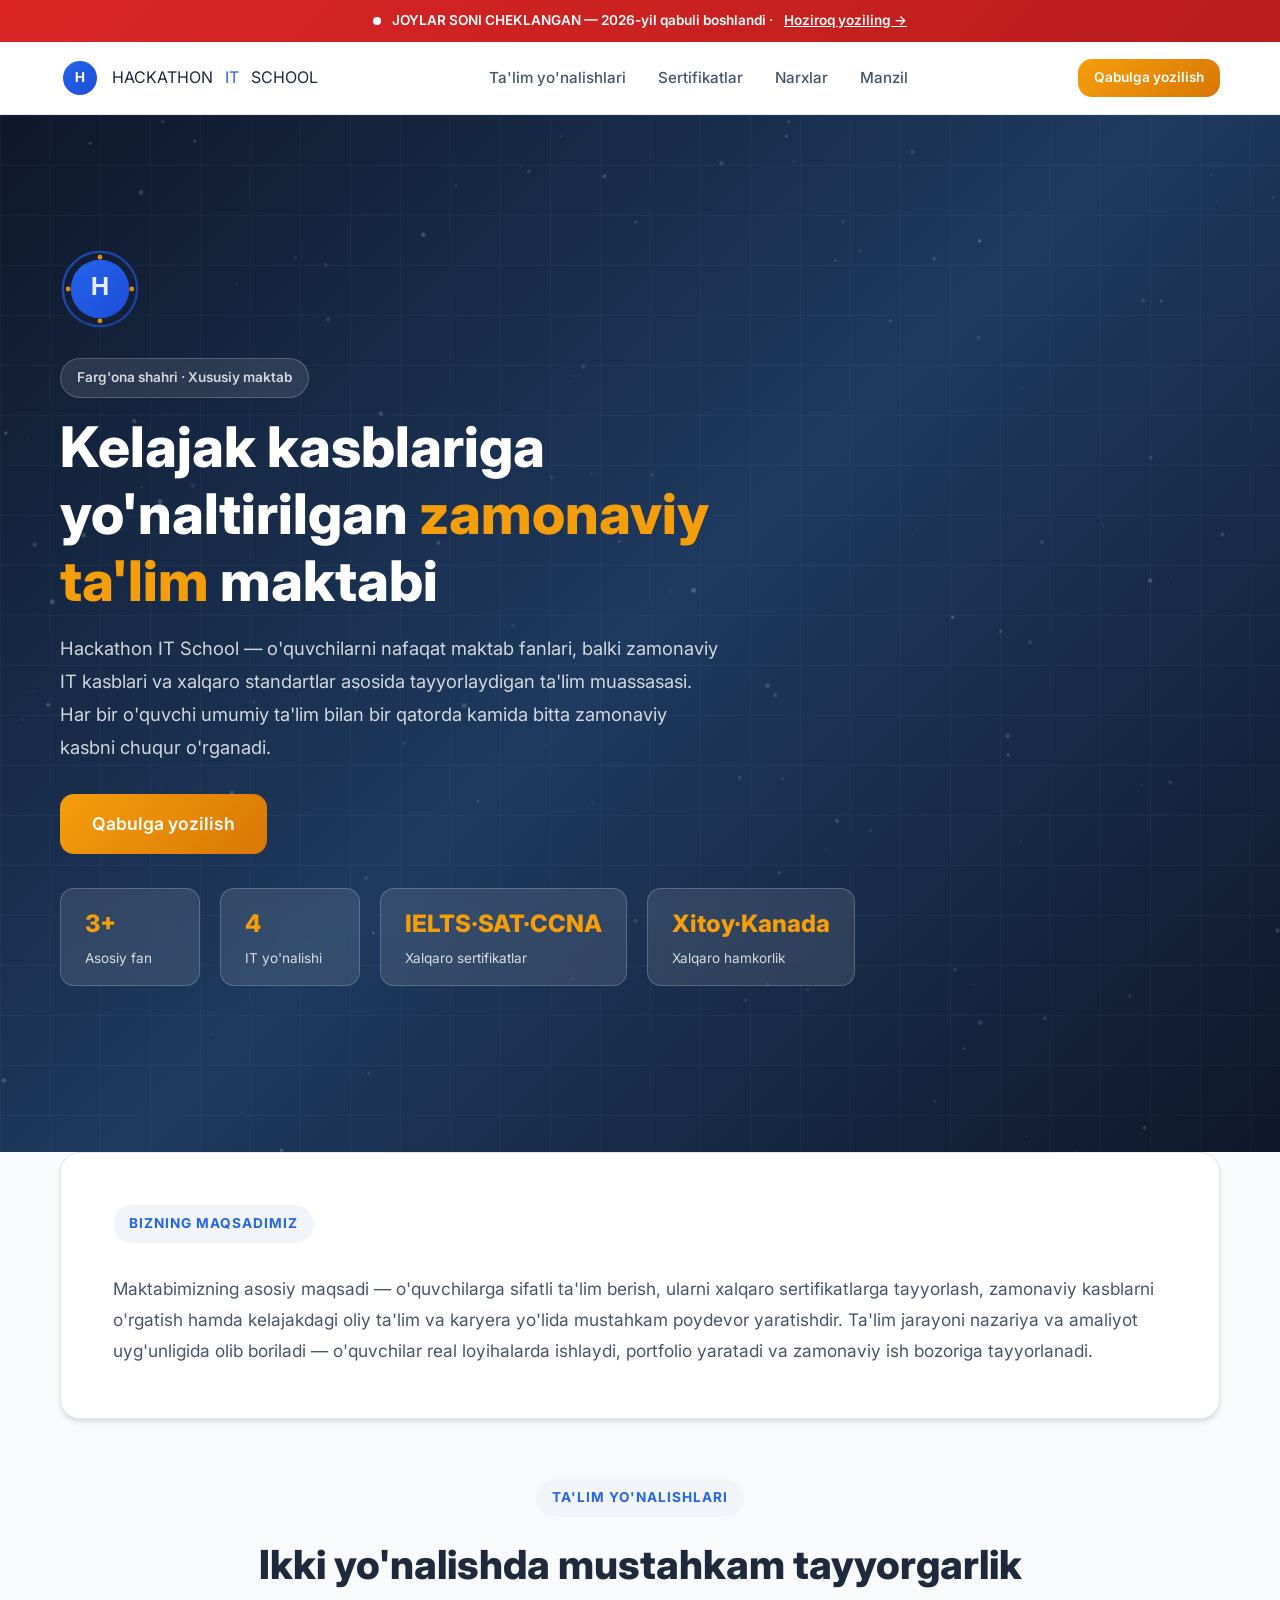
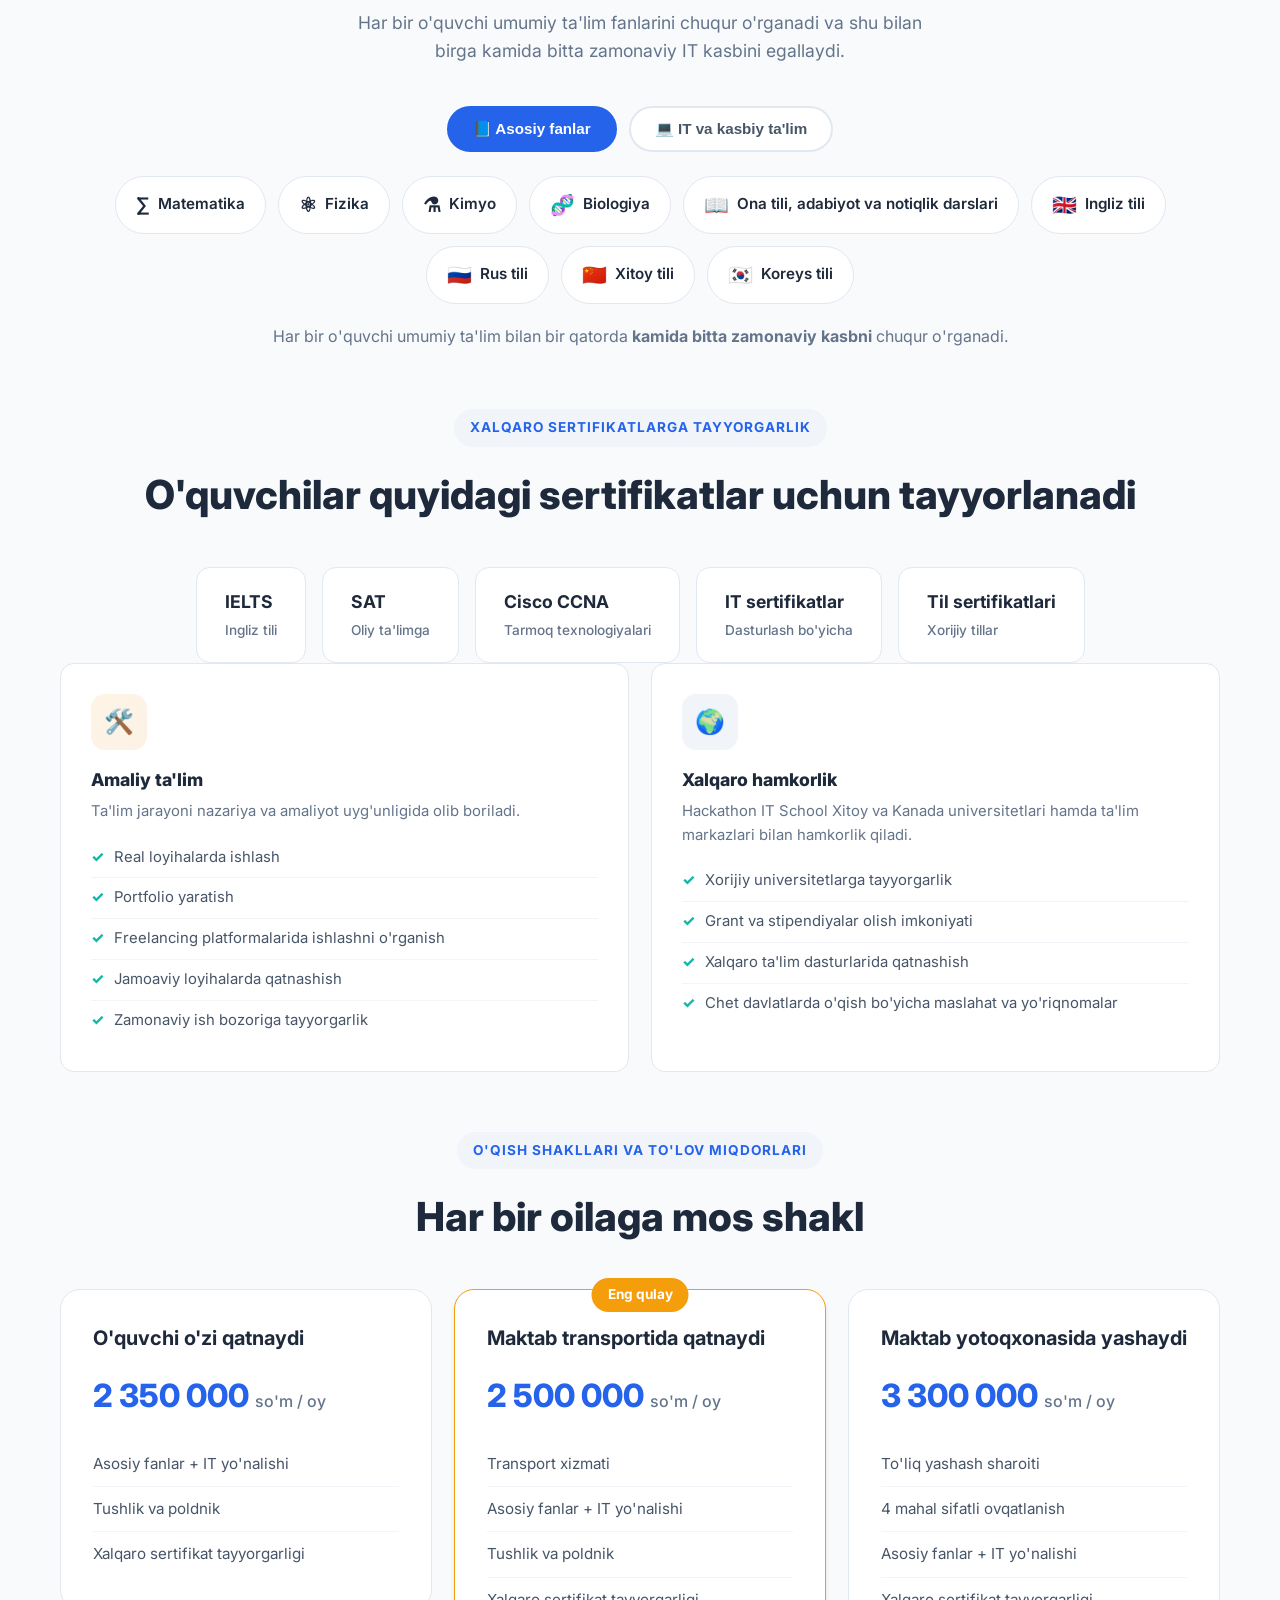
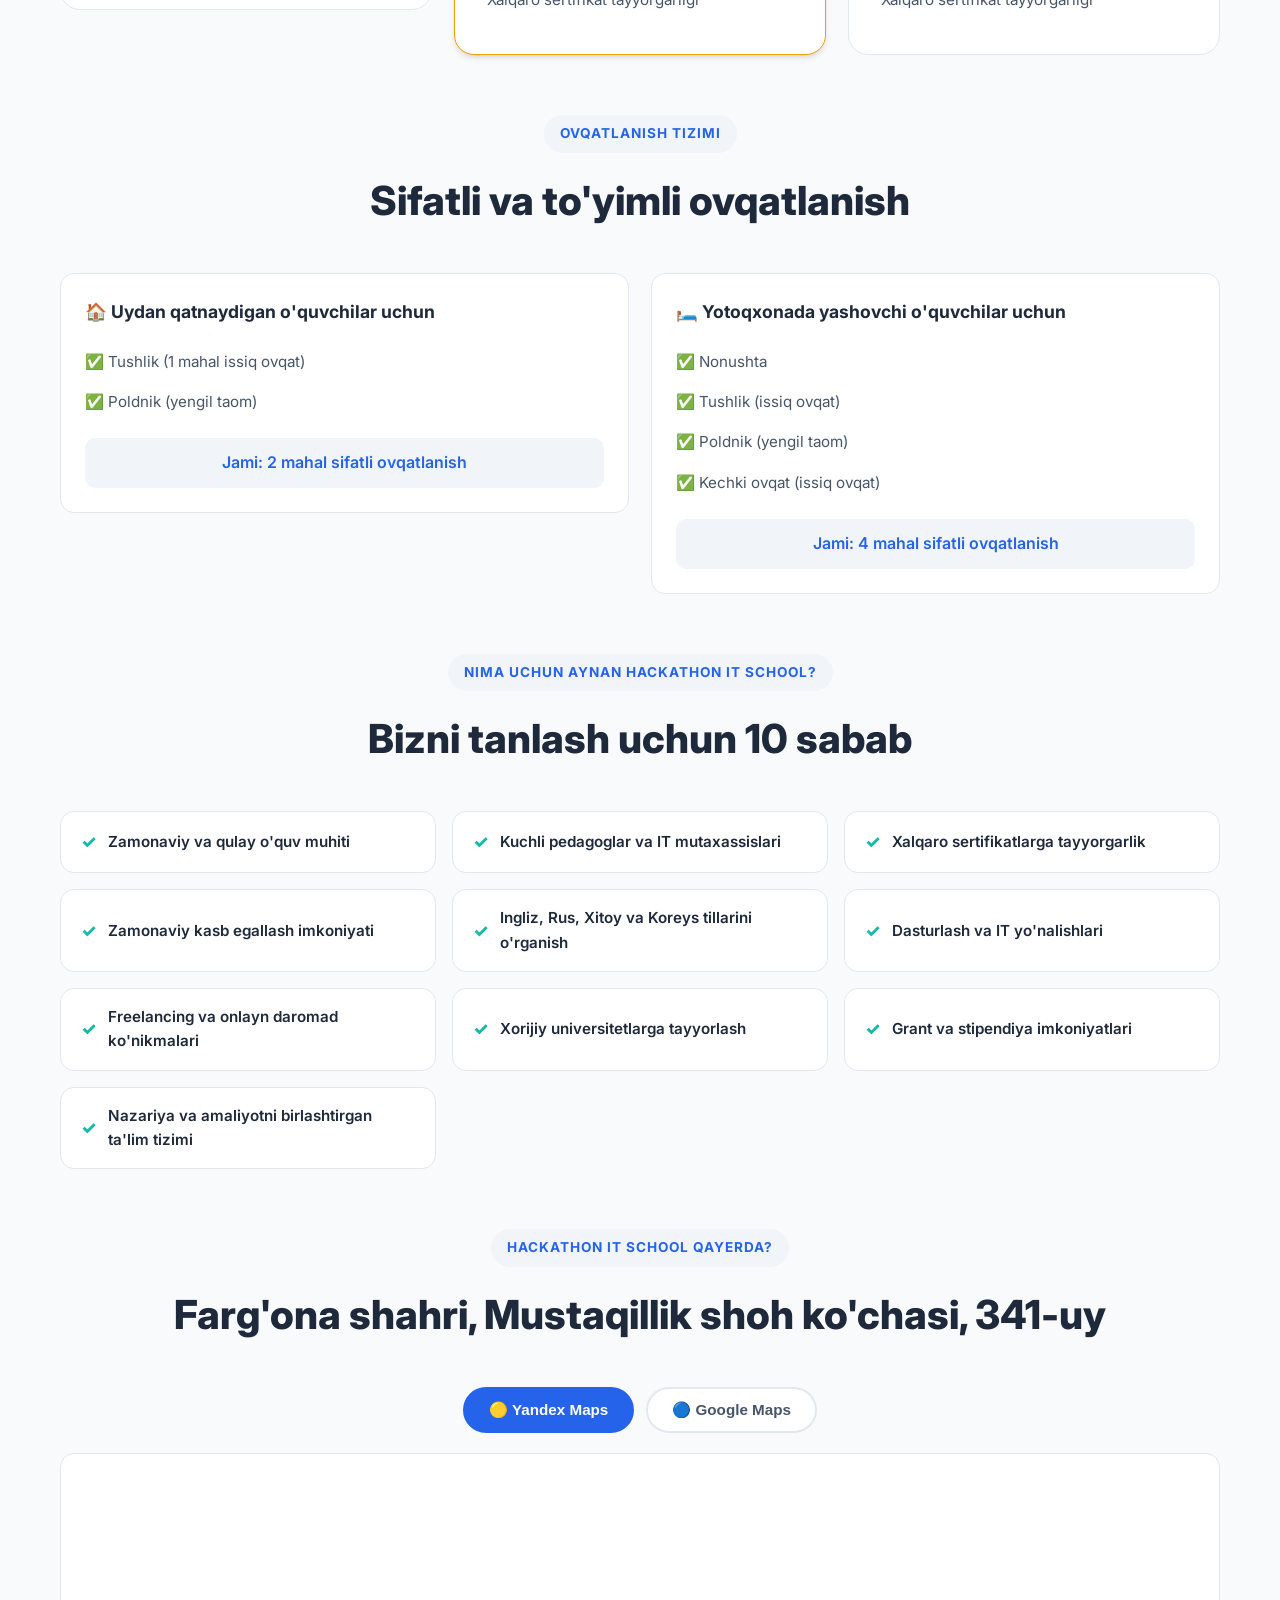
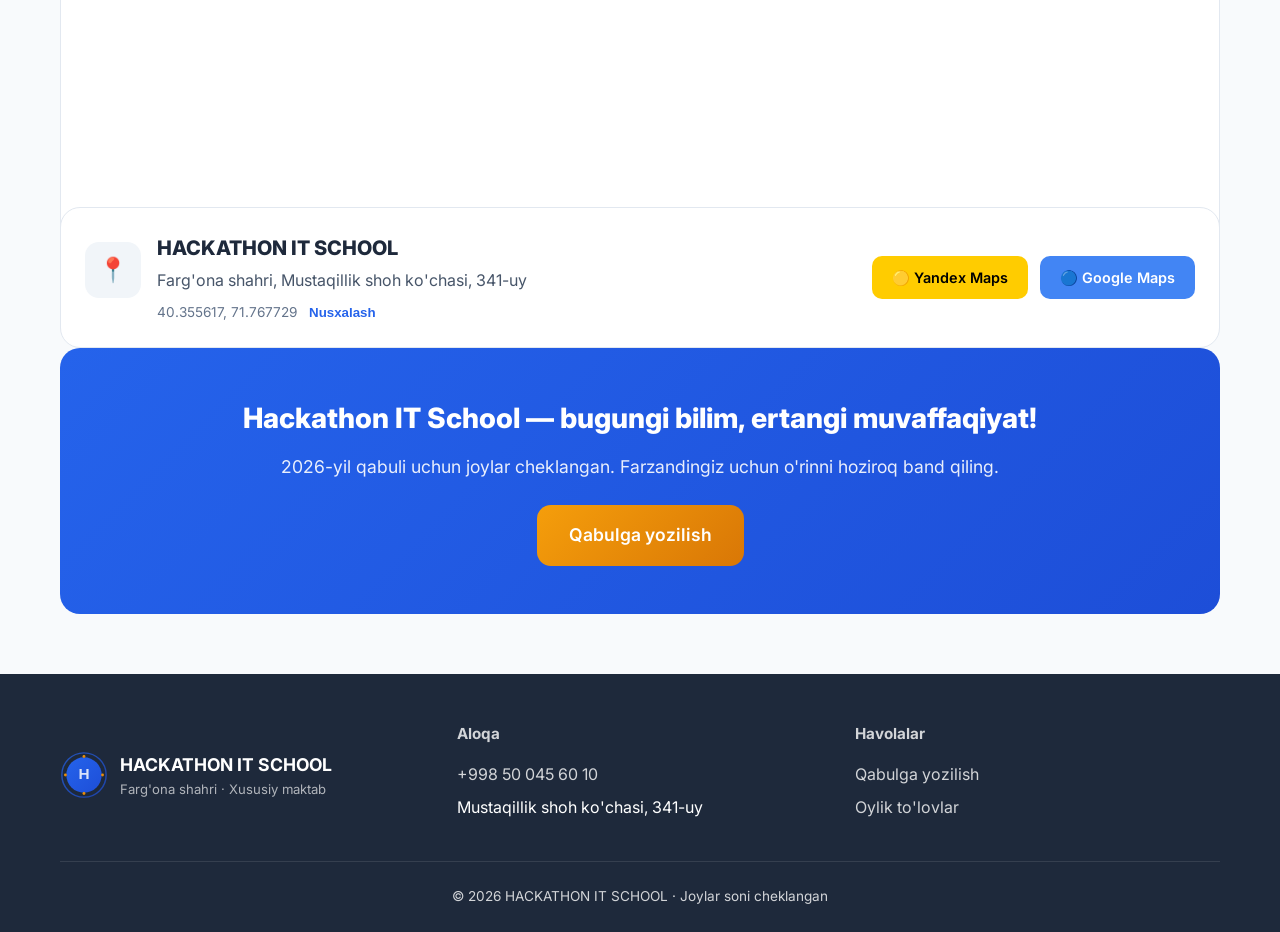
<file: about.html>
<!DOCTYPE html>
<html lang="uz">
<head>
<meta charset="UTF-8">
<meta name="viewport" content="width=device-width, initial-scale=1.0, user-scalable=yes">
<title>Maktab haqida | HACKATHON IT SCHOOL</title>
<meta name="description" content="Hackathon IT School — kelajak kasblariga yo'naltirilgan zamonaviy ta'lim markazi. Ta'lim yo'nalishlari, narxlar, sertifikatlar va manzil.">
<link rel="icon" href="assets/logo.svg">
<link rel="preconnect" href="https://fonts.googleapis.com">
<link rel="preconnect" href="https://fonts.gstatic.com" crossorigin>
<link href="https://fonts.googleapis.com/css2?family=Inter:wght@400;500;600;700;800&display=swap" rel="stylesheet">
<link rel="stylesheet" href="assets/style.css">
<style>
  .page-header{padding:54px 0 86px;}
  .mission-card{background:#fff; border-radius:var(--radius-xl); border:1px solid var(--line); padding:clamp(26px,5vw,52px); box-shadow:var(--shadow-md);}
  .mission-card p{font-size:1.08rem; color:var(--ink-soft); line-height:1.8;}
  .address-card{margin-top:-46px; position:relative; z-index:5;}
  @media (max-width:768px){ .address-card{margin-top:0;} }
  .feature-card{background:#fff; border-radius:var(--radius-lg); border:1px solid var(--line); padding:30px; height:100%; transition:.25s;}
  .feature-card:hover{transform:translateY(-5px); box-shadow:var(--shadow-md);}
  .feature-card h4{font-weight:800; margin-bottom:6px; font-size:1.1rem;}
  .feature-list{list-style:none; padding:0; margin:14px 0 0;}
  .feature-list li{display:flex; align-items:flex-start; gap:10px; padding:8px 0; font-size:.93rem; color:var(--ink-soft); border-bottom:1px solid var(--line-soft);}
  .feature-list li:last-child{border-bottom:none;}
  .feature-list li .check{color:var(--teal); font-weight:800; flex-shrink:0;}
</style>
</head>
<body>

<div class="notice-strip"><span class="notice-dot"></span> JOYLAR SONI CHEKLANGAN — 2026-yil qabuli boshlandi · <a href="index.html">Hoziroq yoziling →</a></div>

<nav class="nav-bar">
  <div class="container nav-inner">
    <a href="index.html" class="brand"><img src="assets/logo1.svg" alt="Hackathon IT School" class="brand-logo" width="40" height="40">HACKATHON <span class="accent">IT</span> SCHOOL</a>
    <div class="nav-links">
      <a href="#yonalishlar" class="nav-link">Ta'lim yo'nalishlari</a>
      <a href="#sertifikat" class="nav-link">Sertifikatlar</a>
      <a href="#tolov" class="nav-link">Narxlar</a>
      <a href="#manzil" class="nav-link">Manzil</a>
    </div>
    <div class="nav-actions">
      <a href="index.html" class="btn btn-gold btn-sm">Qabulga yozilish</a>
      <button class="nav-burger" id="navBurger"><span></span></button>
    </div>
  </div>
  <div class="container nav-mobile" id="navMobile">
    <a href="#yonalishlar">Ta'lim yo'nalishlari</a>
    <a href="#sertifikat">Sertifikatlar</a>
    <a href="#tolov">Narxlar</a>
    <a href="#manzil">Manzil</a>
  </div>
</nav>

<header class="hero page-header">
  <canvas class="hero-canvas"></canvas>
  <div class="hero-grid-overlay"></div>
  <div class="container hero-inner">
    <div class="ring-logo-wrap mb-4" style="margin-bottom:22px;"><img src="assets/logo.svg" alt="Hackathon IT School" width="80" height="80"></div>
    <div class="hero-badge mb-3" style="margin-bottom:16px;">Farg'ona shahri · Xususiy maktab</div>
    <h1 style="max-width:760px; margin-bottom:16px;">Kelajak kasblariga yo'naltirilgan <span class="accent">zamonaviy ta'lim</span> maktabi</h1>
    <p class="lead-text" style="max-width:660px;">Hackathon IT School — o'quvchilarni nafaqat maktab fanlari, balki zamonaviy IT kasblari va xalqaro standartlar asosida tayyorlaydigan ta'lim muassasasi. Har bir o'quvchi umumiy ta'lim bilan bir qatorda kamida bitta zamonaviy kasbni chuqur o'rganadi.</p>
    <div style="margin-top:26px;"><a href="index.html" class="btn btn-gold btn-lg">Qabulga yozilish</a></div>
    <div class="hero-stats" style="margin-top:34px;">
      <div class="pill"><div class="val" data-count="8+">0</div><div class="lbl">Asosiy fan</div></div>
      <div class="pill"><div class="val" data-count="9">0</div><div class="lbl">IT yo'nalishi</div></div>
      <div class="pill"><div class="val">IELTS·SAT·CCNA</div><div class="lbl">Xalqaro sertifikatlar</div></div>
      <div class="pill"><div class="val">Xitoy·Kanada</div><div class="lbl">Xalqaro hamkorlik</div></div>
    </div>
  </div>
</header>

<section class="container">
  <div class="mission-card reveal">
    <div class="eyebrow">Bizning maqsadimiz</div>
    <p style="margin-top:14px;">Maktabimizning asosiy maqsadi — o'quvchilarga sifatli ta'lim berish, ularni xalqaro sertifikatlarga tayyorlash, zamonaviy kasblarni o'rgatish hamda kelajakdagi oliy ta'lim va karyera yo'lida mustahkam poydevor yaratishdir. Ta'lim jarayoni nazariya va amaliyot uyg'unligida olib boriladi — o'quvchilar real loyihalarda ishlaydi, portfolio yaratadi va zamonaviy ish bozoriga tayyorlanadi.</p>
  </div>
</section>

<section class="container" id="yonalishlar">
  <div class="section-head reveal">
    <div class="eyebrow">Ta'lim yo'nalishlari</div>
    <h2 class="section-title">Ikki yo'nalishda mustahkam tayyorgarlik</h2>
    <p class="section-sub">Har bir o'quvchi umumiy ta'lim fanlarini chuqur o'rganadi va shu bilan birga kamida bitta zamonaviy IT kasbini egallaydi.</p>
  </div>

  <div class="tab-toggle reveal" role="tablist">
    <button class="active" data-track="general">📘 Asosiy fanlar</button>
    <button data-track="it">💻 IT va kasbiy ta'lim</button>
  </div>

  <div class="subject-grid active reveal" data-grid="general" style="margin-top:22px;">
    <div class="subject-pill"><span class="ic">∑</span> Matematika</div>
    <div class="subject-pill"><span class="ic">⚛</span> Fizika</div>
    <div class="subject-pill"><span class="ic">⚗</span> Kimyo</div>
    <div class="subject-pill"><span class="ic">🧬</span> Biologiya</div>
    <div class="subject-pill"><span class="ic">📖</span> Ona tili, adabiyot va notiqlik darslari</div>
    <div class="subject-pill"><span class="ic">🇬🇧</span> Ingliz tili</div>
    <div class="subject-pill"><span class="ic">🇷🇺</span> Rus tili</div>
    <div class="subject-pill"><span class="ic">🇨🇳</span> Xitoy tili</div>
    <div class="subject-pill"><span class="ic">🇰🇷</span> Koreys tili</div>
  </div>

  <div class="subject-grid it-track reveal" data-grid="it" style="margin-top:22px;">
    <div class="subject-pill"><span class="ic">🐍</span> Python dasturlash</div>
    <div class="subject-pill"><span class="ic">🌐</span> Web dasturlash (Laravel)</div>
    <div class="subject-pill"><span class="ic">📱</span> Mobil dasturlash</div>
    <div class="subject-pill"><span class="ic">🎯</span> UI/UX dizayn</div>
    <div class="subject-pill"><span class="ic">🔌</span> Cisco tarmoq texnologiyalari</div>
    <div class="subject-pill"><span class="ic">🛡️</span> Kiberxavfsizlik</div>
    <div class="subject-pill"><span class="ic">🎨</span> Grafik dizayn</div>
    <div class="subject-pill"><span class="ic">💼</span> Freelancing va masofaviy ish</div>
  </div>

  <div class="track-note reveal">Har bir o'quvchi umumiy ta'lim bilan bir qatorda <strong>kamida bitta zamonaviy kasbni</strong> chuqur o'rganadi.</div>
</section>

<section class="container" id="sertifikat">
  <div class="section-head reveal">
    <div class="eyebrow">Xalqaro sertifikatlarga tayyorgarlik</div>
    <h2 class="section-title">O'quvchilar quyidagi sertifikatlar uchun tayyorlanadi</h2>
  </div>
  <div class="cert-row reveal-stagger">
    <div class="cert-chip reveal" style="--i:0;">IELTS <small>Ingliz tili</small></div>
    <div class="cert-chip reveal" style="--i:1;">SAT <small>Oliy ta'limga</small></div>
    <div class="cert-chip reveal" style="--i:2;">Cisco CCNA <small>Tarmoq texnologiyalari</small></div>
    <div class="cert-chip reveal" style="--i:3;">IT sertifikatlar <small>Dasturlash bo'yicha</small></div>
    <div class="cert-chip reveal" style="--i:4;">Til sertifikatlari <small>Xorijiy tillar</small></div>
  </div>
</section>

<section class="container">
  <div class="grid reveal-stagger grid-2col" style="gap:22px;">
    <div class="feature-card reveal" style="--i:0;">
      <div class="icon-tile gold">🛠️</div>
      <h4>Amaliy ta'lim</h4>
      <p style="color:var(--muted); font-size:.93rem;">Ta'lim jarayoni nazariya va amaliyot uyg'unligida olib boriladi.</p>
      <ul class="feature-list">
        <li><span class="check">✓</span> Real loyihalarda ishlash</li>
        <li><span class="check">✓</span> Portfolio yaratish</li>
        <li><span class="check">✓</span> Freelancing platformalarida ishlashni o'rganish</li>
        <li><span class="check">✓</span> Jamoaviy loyihalarda qatnashish</li>
        <li><span class="check">✓</span> Zamonaviy ish bozoriga tayyorgarlik</li>
      </ul>
    </div>
    <div class="feature-card reveal" style="--i:1;">
      <div class="icon-tile">🌍</div>
      <h4>Xalqaro hamkorlik</h4>
      <p style="color:var(--muted); font-size:.93rem;">Hackathon IT School Xitoy va Kanada universitetlari hamda ta'lim markazlari bilan hamkorlik qiladi.</p>
      <ul class="feature-list">
        <li><span class="check">✓</span> Xorijiy universitetlarga tayyorgarlik</li>
        <li><span class="check">✓</span> Grant va stipendiyalar olish imkoniyati</li>
        <li><span class="check">✓</span> Xalqaro ta'lim dasturlarida qatnashish</li>
        <li><span class="check">✓</span> Chet davlatlarda o'qish bo'yicha maslahat va yo'riqnomalar</li>
      </ul>
    </div>
  </div>
</section>

<section class="container" id="tolov">
  <div class="section-head reveal">
    <div class="eyebrow">O'qish shakllari va to'lov miqdorlari</div>
    <h2 class="section-title">Har bir oilaga mos shakl</h2>
  </div>
  <div class="grid reveal-stagger grid-3col" style="gap:22px;">
    <div class="reveal" style="--i:0;">
      <div class="pricing-card">
        <h5>O'quvchi o'zi qatnaydi</h5>
        <div class="price">2 350 000 <span>so'm / oy</span></div>
        <ul>
          <li>Asosiy fanlar + IT yo'nalishi</li>
          <li>Tushlik va poldnik</li>
          <li>Xalqaro sertifikat tayyorgarligi</li>
        </ul>
      </div>
    </div>
    <div class="reveal" style="--i:1;">
      <div class="pricing-card featured">
        <span class="tag">Eng qulay</span>
        <h5>Maktab transportida qatnaydi</h5>
        <div class="price">2 500 000 <span>so'm / oy</span></div>
        <ul>
          <li>Transport xizmati</li>
          <li>Asosiy fanlar + IT yo'nalishi</li>
          <li>Tushlik va poldnik</li>
          <li>Xalqaro sertifikat tayyorgarligi</li>
        </ul>
      </div>
    </div>
    <div class="reveal" style="--i:2;">
      <div class="pricing-card">
        <h5>Maktab yotoqxonasida yashaydi</h5>
        <div class="price">3 300 000 <span>so'm / oy</span></div>
        <ul>
          <li>To'liq yashash sharoiti</li>
          <li>4 mahal sifatli ovqatlanish</li>
          <li>Asosiy fanlar + IT yo'nalishi</li>
          <li>Xalqaro sertifikat tayyorgarligi</li>
        </ul>
      </div>
    </div>
  </div>
</section>

<section class="container">
  <div class="section-head reveal">
    <div class="eyebrow">Ovqatlanish tizimi</div>
    <h2 class="section-title">Sifatli va to'yimli ovqatlanish</h2>
  </div>
  <div class="grid reveal-stagger grid-2col" style="gap:22px;">
    <div class="reveal" style="--i:0;">
      <div class="meal-card">
        <h5>🏠 Uydan qatnaydigan o'quvchilar uchun</h5>
        <ul>
          <li>✅ Tushlik (1 mahal issiq ovqat)</li>
          <li>✅ Poldnik (yengil taom)</li>
        </ul>
        <div class="meal-total">Jami: 2 mahal sifatli ovqatlanish</div>
      </div>
    </div>
    <div class="reveal" style="--i:1;">
      <div class="meal-card">
        <h5>🛏️ Yotoqxonada yashovchi o'quvchilar uchun</h5>
        <ul>
          <li>✅ Nonushta</li>
          <li>✅ Tushlik (issiq ovqat)</li>
          <li>✅ Poldnik (yengil taom)</li>
          <li>✅ Kechki ovqat (issiq ovqat)</li>
        </ul>
        <div class="meal-total">Jami: 4 mahal sifatli ovqatlanish</div>
      </div>
    </div>
  </div>
</section>

<section class="container">
  <div class="section-head reveal">
    <div class="eyebrow">Nima uchun aynan Hackathon IT School?</div>
    <h2 class="section-title">Bizni tanlash uchun 10 sabab</h2>
  </div>
  <div class="why-grid reveal-stagger">
    <div class="why-item reveal" style="--i:0;"><span class="check">✓</span> Zamonaviy va qulay o'quv muhiti</div>
    <div class="why-item reveal" style="--i:1;"><span class="check">✓</span> Kuchli pedagoglar va IT mutaxassislari</div>
    <div class="why-item reveal" style="--i:2;"><span class="check">✓</span> Xalqaro sertifikatlarga tayyorgarlik</div>
    <div class="why-item reveal" style="--i:3;"><span class="check">✓</span> Zamonaviy kasb egallash imkoniyati</div>
    <div class="why-item reveal" style="--i:4;"><span class="check">✓</span> Ingliz, Rus, Xitoy va Koreys tillarini o'rganish</div>
    <div class="why-item reveal" style="--i:5;"><span class="check">✓</span> Dasturlash va IT yo'nalishlari</div>
    <div class="why-item reveal" style="--i:6;"><span class="check">✓</span> Freelancing va onlayn daromad ko'nikmalari</div>
    <div class="why-item reveal" style="--i:7;"><span class="check">✓</span> Xorijiy universitetlarga tayyorlash</div>
    <div class="why-item reveal" style="--i:8;"><span class="check">✓</span> Grant va stipendiya imkoniyatlari</div>
    <div class="why-item reveal" style="--i:9;"><span class="check">✓</span> Nazariya va amaliyotni birlashtirgan ta'lim tizimi</div>
  </div>
</section>

<section class="container" id="manzil">
  <div class="section-head reveal">
    <div class="eyebrow">Hackathon IT School qayerda?</div>
    <h2 class="section-title">Farg'ona shahri, Mustaqillik shoh ko'chasi, 341-uy</h2>
  </div>

  <div class="map-toggle tab-toggle reveal" role="tablist" style="margin-bottom:20px;">
    <button class="active" data-map="yandex">🟡 Yandex Maps</button>
    <button data-map="google">🔵 Google Maps</button>
  </div>

  <div class="map-frame-wrap reveal">
    <div class="map-pane active" data-pane="yandex">
      <iframe src="https://yandex.uz/map-widget/v1/?ll=71.767729%2C40.355617&z=17&pt=71.767729,40.355617,pm2rdm" allowfullscreen="true" loading="lazy" referrerpolicy="no-referrer-when-downgrade" title="HACKATHON IT SCHOOL — Yandex Maps"></iframe>
    </div>
    <div class="map-pane" data-pane="google">
      <iframe src="https://www.google.com/maps?q=40.355617,71.767729&z=17&output=embed" allowfullscreen="true" loading="lazy" referrerpolicy="no-referrer-when-downgrade" title="HACKATHON IT SCHOOL — Google Maps"></iframe>
    </div>
  </div>
</section>

<section class="container">
  <div class="address-card reveal">
    <div class="addr-main">
      <div class="icon-tile">📍</div>
      <div>
        <h3>HACKATHON IT SCHOOL</h3>
        <p>Farg'ona shahri, Mustaqillik shoh ko'chasi, 341-uy</p>
        <div class="coords">40.355617, 71.767729 <button class="copy-btn" id="copyCoords">Nusxalash</button></div>
      </div>
    </div>
    <div class="addr-actions">
      <a class="btn-navigate yandex" href="https://yandex.uz/maps/-/CPtd5C5u" target="_blank" rel="noopener">🟡 Yandex Maps</a>
      <a class="btn-navigate google" href="https://maps.app.goo.gl/wdtZdtqj2kppATNY9?g_st=ic" target="_blank" rel="noopener">🔵 Google Maps</a>
    </div>
  </div>
</section>

<section class="container">
  <div class="cta-band reveal">
    <h2>Hackathon IT School — bugungi bilim, ertangi muvaffaqiyat!</h2>
    <p>2026-yil qabuli uchun joylar cheklangan. Farzandingiz uchun o'rinni hoziroq band qiling.</p>
    <a href="index.html" class="btn btn-gold btn-lg">Qabulga yozilish</a>
  </div>
</section>

<footer class="site-footer">
  <div class="container">
    <div class="f-top">
      <div class="f-brand">
        <img src="assets/logo.svg" alt="Hackathon IT School" width="48" height="48">
        <div>
          <div class="name">HACKATHON IT SCHOOL</div>
          <div style="font-size:.82rem; opacity:.65;">Farg'ona shahri · Xususiy maktab</div>
        </div>
      </div>
      <div class="f-col">
        <h6>Aloqa</h6>
        <div><a href="tel:+998500456010">+998 50 045 60 10</a></div>
        <div>Mustaqillik shoh ko'chasi, 341-uy</div>
      </div>
      <div class="f-col">
        <h6>Havolalar</h6>
        <div><a href="index.html">Qabulga yozilish</a></div>
        <div><a href="#tolov">Oylik to'lovlar</a></div>
      </div>
    </div>
    <div class="f-bottom">© 2026 HACKATHON IT SCHOOL · Joylar soni cheklangan</div>
  </div>
</footer>

<script src="assets/main.js" defer></script>
<script src="assets/about.js" defer></script>
</body>
</html>
</file>
<file: assets/style.css>
/* Hackathon IT School - Main Styles */

:root {
  --primary: #2563eb;
  --primary-dark: #1d4ed8;
  --gold: #f59e0b;
  --gold-dark: #d97706;
  --teal: #14b8a6;
  --ink: #1e293b;
  --ink-soft: #475569;
  --muted: #64748b;
  --line: #e2e8f0;
  --line-soft: #f1f5f9;
  --bg: #f8fafc;
  --bg-alt: #f1f5f9;
  --on-dark: #ffffff;
  --on-dark-muted: rgba(255, 255, 255, 0.8);
  
  --radius-sm: 6px;
  --radius-md: 10px;
  --radius-lg: 14px;
  --radius-xl: 20px;
  --radius-2xl: 28px;
  
  --shadow-sm: 0 1px 2px rgba(0, 0, 0, 0.05);
  --shadow-md: 0 4px 6px -1px rgba(0, 0, 0, 0.1), 0 2px 4px -1px rgba(0, 0, 0, 0.06);
  --shadow-lg: 0 10px 15px -3px rgba(0, 0, 0, 0.1), 0 4px 6px -2px rgba(0, 0, 0, 0.05);
  --shadow-xl: 0 20px 25px -5px rgba(0, 0, 0, 0.1), 0 10px 10px -5px rgba(0, 0, 0, 0.04);
}

* {
  margin: 0;
  padding: 0;
  box-sizing: border-box;
}

html {
  scroll-behavior: smooth;
}

body {
  font-family: 'Inter', -apple-system, BlinkMacSystemFont, 'Segoe UI', sans-serif;
  background: var(--bg);
  color: var(--ink);
  line-height: 1.6;
  -webkit-font-smoothing: antialiased;
}

.container {
  max-width: 1200px;
  margin: 0 auto;
  padding: 0 20px;
}

/* Notice Strip */
.notice-strip {
  background: linear-gradient(135deg, #dc2626 0%, #b91c1c 100%);
  color: white;
  padding: 10px 20px;
  text-align: center;
  font-size: 0.85rem;
  font-weight: 600;
  position: relative;
  overflow: hidden;
}

.notice-strip a {
  color: white;
  text-decoration: underline;
  margin-left: 8px;
}

.notice-dot {
  display: inline-block;
  width: 8px;
  height: 8px;
  background: #fff;
  border-radius: 50%;
  margin-right: 8px;
  animation: pulse 2s infinite;
}

@keyframes pulse {
  0%, 100% { opacity: 1; transform: scale(1); }
  50% { opacity: 0.5; transform: scale(1.2); }
}

/* Navigation */
.nav-bar {
  background: white;
  border-bottom: 1px solid var(--line);
  position: sticky;
  top: 0;
  z-index: 100;
}

.nav-inner {
  display: flex;
  align-items: center;
  justify-content: space-between;
  padding: 16px 20px;
}

.brand {
  display: flex;
  align-items: center;
  gap: 12px;
  text-decoration: none;
  color: var(--ink);
}

.brand-logo {
  height: 40px;
  width: auto;
}

.brand-text {
  font-size: 1.25rem;
  font-weight: 800;
  color: var(--ink);
}

.brand .accent {
  color: var(--primary);
}

.nav-links {
  display: flex;
  align-items: center;
  gap: 32px;
}

.nav-link {
  text-decoration: none;
  color: var(--ink-soft);
  font-weight: 500;
  font-size: 0.95rem;
  transition: color 0.2s;
}

.nav-link:hover {
  color: var(--primary);
}

.nav-actions {
  display: flex;
  align-items: center;
  gap: 12px;
}

.nav-burger {
  display: none;
  width: 40px;
  height: 40px;
  background: var(--bg-alt);
  border: 1px solid var(--line);
  border-radius: var(--radius-sm);
  cursor: pointer;
  position: relative;
}

.nav-burger span {
  display: block;
  width: 20px;
  height: 2px;
  background: var(--ink);
  position: absolute;
  top: 50%;
  left: 50%;
  transform: translate(-50%, -50%);
  transition: all 0.3s;
}

.nav-burger span::before,
.nav-burger span::after {
  content: '';
  position: absolute;
  width: 20px;
  height: 2px;
  background: var(--ink);
  transition: all 0.3s;
}

.nav-burger span::before {
  top: -6px;
}

.nav-burger span::after {
  top: 6px;
}

.nav-mobile {
  display: none;
  padding: 16px 20px;
  border-top: 1px solid var(--line);
}

.nav-mobile a {
  display: block;
  padding: 12px 0;
  color: var(--ink-soft);
  text-decoration: none;
  font-weight: 500;
}

/* Buttons */
.btn {
  display: inline-flex;
  align-items: center;
  justify-content: center;
  gap: 8px;
  padding: 12px 24px;
  border-radius: var(--radius-lg);
  font-weight: 600;
  font-size: 0.95rem;
  text-decoration: none;
  cursor: pointer;
  border: none;
  transition: all 0.2s;
}

.btn-sm {
  padding: 8px 16px;
  font-size: 0.85rem;
}

.btn-lg {
  padding: 16px 32px;
  font-size: 1.1rem;
}

.btn-block {
  width: 100%;
}

.btn-gold {
  background: linear-gradient(135deg, var(--gold) 0%, var(--gold-dark) 100%);
  color: white;
}

.btn-gold:hover {
  transform: translateY(-2px);
  box-shadow: var(--shadow-lg);
}

.btn-outline {
  background: transparent;
  border: 2px solid var(--line);
  color: var(--ink);
}

.btn-outline:hover {
  border-color: var(--primary);
  color: var(--primary);
}

/* Hero Section */
.hero {
  position: relative;
  background: linear-gradient(135deg, #0f172a 0%, #1e3a5f 50%, #0f172a 100%);
  color: white;
  overflow: hidden;
}

.hero-canvas {
  position: absolute;
  top: 0;
  left: 0;
  width: 100%;
  height: 100%;
  opacity: 0.3;
}

.hero-grid-overlay {
  position: absolute;
  top: 0;
  left: 0;
  width: 100%;
  height: 100%;
  background-image: 
    linear-gradient(rgba(255,255,255,0.03) 1px, transparent 1px),
    linear-gradient(90deg, rgba(255,255,255,0.03) 1px, transparent 1px);
  background-size: 50px 50px;
}

.hero-inner {
  position: relative;
  z-index: 2;
  padding: 80px 20px;
}

.hero-badge {
  display: inline-block;
  background: rgba(255, 255, 255, 0.1);
  backdrop-filter: blur(10px);
  border: 1px solid rgba(255, 255, 255, 0.2);
  padding: 8px 16px;
  border-radius: 999px;
  font-size: 0.85rem;
  font-weight: 600;
  color: var(--on-dark-muted);
}

.hero h1 {
  font-size: clamp(2rem, 5vw, 3.5rem);
  font-weight: 800;
  line-height: 1.2;
  margin-bottom: 20px;
}

.hero .accent {
  color: var(--gold);
}

.lead-text {
  font-size: 1.15rem;
  color: var(--on-dark-muted);
  line-height: 1.8;
  margin-bottom: 30px;
}

.hero-stats {
  display: flex;
  flex-wrap: wrap;
  gap: 20px;
  margin-top: 40px;
}

.pill {
  background: rgba(255, 255, 255, 0.1);
  backdrop-filter: blur(10px);
  border: 1px solid rgba(255, 255, 255, 0.2);
  padding: 16px 24px;
  border-radius: var(--radius-lg);
  min-width: 140px;
}

.pill .val {
  font-size: 1.5rem;
  font-weight: 800;
  color: var(--gold);
}

.pill .lbl {
  font-size: 0.85rem;
  color: var(--on-dark-muted);
  margin-top: 4px;
}

/* Glass Form */
.glass-form {
  background: rgba(255, 255, 255, 0.1);
  backdrop-filter: blur(20px);
  border: 1px solid rgba(255, 255, 255, 0.2);
  border-radius: var(--radius-2xl);
  padding: 32px;
}

.glass-form h3 {
  font-size: 1.5rem;
  font-weight: 800;
  color: white;
  margin-bottom: 8px;
}

.glass-form p {
  color: var(--on-dark-muted);
  margin-bottom: 24px;
}

.field {
  margin-bottom: 20px;
}

.field label {
  display: block;
  margin-bottom: 8px;
  font-weight: 600;
  font-size: 0.9rem;
  color: var(--on-dark-muted);
}

.field input {
  width: 100%;
  padding: 14px 16px;
  background: rgba(255, 255, 255, 0.1);
  border: 1px solid rgba(255, 255, 255, 0.2);
  border-radius: var(--radius-md);
  color: white;
  font-size: 1rem;
  transition: all 0.2s;
}

.field input:focus {
  outline: none;
  border-color: var(--gold);
  background: rgba(255, 255, 255, 0.15);
}

.field input::placeholder {
  color: rgba(255, 255, 255, 0.5);
}

.field .req {
  color: var(--gold);
}

.field .err-msg {
  display: none;
  color: #fca5a5;
  font-size: 0.85rem;
  margin-top: 6px;
}

.field.error input {
  border-color: #fca5a5;
}

.field.error .err-msg {
  display: block;
}

/* Success Animation */
.success-burst {
  width: 84px;
  height: 84px;
  margin: 0 auto 20px;
}

.success-burst svg {
  width: 100%;
  height: 100%;
}

.success-burst .ring {
  fill: none;
  stroke: var(--teal);
  stroke-width: 4;
  stroke-dasharray: 226;
  stroke-dashoffset: 226;
  animation: ringIn 0.6s ease-out forwards;
}

.success-burst .check {
  fill: none;
  stroke: var(--teal);
  stroke-width: 4;
  stroke-linecap: round;
  stroke-linejoin: round;
  stroke-dasharray: 40;
  stroke-dashoffset: 40;
  animation: checkIn 0.4s ease-out 0.3s forwards;
}

@keyframes ringIn {
  to { stroke-dashoffset: 0; }
}

@keyframes checkIn {
  to { stroke-dashoffset: 0; }
}

/* Section Head */
.section-head {
  text-align: center;
  margin: 60px 0 40px;
}

.eyebrow {
  display: inline-flex;
  align-items: center;
  gap: 8px;
  background: var(--bg-alt);
  padding: 8px 16px;
  border-radius: 999px;
  font-size: 0.85rem;
  font-weight: 700;
  color: var(--primary);
  text-transform: uppercase;
  letter-spacing: 1px;
  margin-bottom: 16px;
}

.section-title {
  font-size: clamp(1.75rem, 4vw, 2.5rem);
  font-weight: 800;
  color: var(--ink);
  margin-bottom: 12px;
}

.section-sub {
  font-size: 1.1rem;
  color: var(--muted);
  max-width: 600px;
  margin: 0 auto;
}

/* Grid System */
.grid {
  display: grid;
  gap: 24px;
}

.grid-2col {
  grid-template-columns: repeat(2, 1fr);
}

.grid-3col {
  grid-template-columns: repeat(3, 1fr);
}

@media (max-width: 768px) {
  .grid-2col,
  .grid-3col {
    grid-template-columns: 1fr;
  }
}

/* Tab Toggle */
.tab-toggle {
  display: flex;
  justify-content: center;
  gap: 12px;
  margin-bottom: 24px;
}

.tab-toggle button {
  padding: 12px 24px;
  background: white;
  border: 2px solid var(--line);
  border-radius: 999px;
  font-weight: 600;
  font-size: 0.95rem;
  color: var(--ink-soft);
  cursor: pointer;
  transition: all 0.2s;
}

.tab-toggle button:hover {
  border-color: var(--primary);
  color: var(--primary);
}

.tab-toggle button.active {
  background: var(--primary);
  border-color: var(--primary);
  color: white;
}

/* Subject Grid */
.subject-grid {
  display: flex;
  flex-wrap: wrap;
  gap: 12px;
  justify-content: center;
}

.subject-grid.it-track {
  display: none;
}

.subject-grid.active {
  display: flex;
}

.subject-pill {
  display: flex;
  align-items: center;
  gap: 8px;
  background: white;
  border: 1px solid var(--line);
  padding: 12px 20px;
  border-radius: 999px;
  font-weight: 600;
  font-size: 0.95rem;
  color: var(--ink);
  transition: all 0.2s;
}

.subject-pill:hover {
  border-color: var(--primary);
  transform: translateY(-2px);
  box-shadow: var(--shadow-md);
}

.subject-pill .ic {
  font-size: 1.25rem;
}

.track-note {
  text-align: center;
  font-size: 1rem;
  color: var(--muted);
  margin-top: 20px;
}

/* Certificate Row */
.cert-row {
  display: flex;
  flex-wrap: wrap;
  gap: 16px;
  justify-content: center;
}

.cert-chip {
  background: white;
  border: 1px solid var(--line);
  padding: 20px 28px;
  border-radius: var(--radius-lg);
  font-weight: 700;
  font-size: 1.1rem;
  color: var(--ink);
  transition: all 0.2s;
}

.cert-chip:hover {
  border-color: var(--primary);
  transform: translateY(-4px);
  box-shadow: var(--shadow-lg);
}

.cert-chip small {
  display: block;
  font-size: 0.85rem;
  font-weight: 500;
  color: var(--muted);
  margin-top: 4px;
}

/* Icon Tile */
.icon-tile {
  width: 56px;
  height: 56px;
  background: var(--bg-alt);
  border-radius: var(--radius-lg);
  display: flex;
  align-items: center;
  justify-content: center;
  font-size: 1.5rem;
  margin-bottom: 16px;
}

.icon-tile.gold {
  background: linear-gradient(135deg, rgba(245, 158, 11, 0.1) 0%, rgba(217, 119, 6, 0.1) 100%);
}

/* Pricing Card */
.pricing-card {
  background: white;
  border: 1px solid var(--line);
  border-radius: var(--radius-xl);
  padding: 32px;
  position: relative;
  transition: all 0.2s;
}

.pricing-card:hover {
  transform: translateY(-4px);
  box-shadow: var(--shadow-lg);
}

.pricing-card.featured {
  border-color: var(--gold);
  box-shadow: var(--shadow-md);
}

.pricing-card .tag {
  position: absolute;
  top: -12px;
  left: 50%;
  transform: translateX(-50%);
  background: var(--gold);
  color: white;
  padding: 6px 16px;
  border-radius: 999px;
  font-size: 0.85rem;
  font-weight: 700;
}

.pricing-card h5 {
  font-size: 1.25rem;
  font-weight: 700;
  color: var(--ink);
  margin-bottom: 16px;
}

.pricing-card .price {
  font-size: 2rem;
  font-weight: 800;
  color: var(--primary);
  margin-bottom: 8px;
}

.pricing-card .price span {
  font-size: 1rem;
  font-weight: 500;
  color: var(--muted);
}

.pricing-card ul {
  list-style: none;
  margin-top: 20px;
}

.pricing-card li {
  padding: 10px 0;
  border-bottom: 1px solid var(--line-soft);
  font-size: 0.95rem;
  color: var(--ink-soft);
}

.pricing-card li:last-child {
  border-bottom: none;
}

/* Meal Card */
.meal-card {
  background: white;
  border: 1px solid var(--line);
  border-radius: var(--radius-lg);
  padding: 24px;
}

.meal-card h5 {
  font-size: 1.1rem;
  font-weight: 700;
  color: var(--ink);
  margin-bottom: 16px;
}

.meal-card ul {
  list-style: none;
  margin-bottom: 16px;
}

.meal-card li {
  padding: 8px 0;
  font-size: 0.95rem;
  color: var(--ink-soft);
}

.meal-total {
  background: var(--bg-alt);
  padding: 12px 16px;
  border-radius: var(--radius-md);
  font-weight: 600;
  color: var(--primary);
  text-align: center;
}

/* Why Grid */
.why-grid {
  display: grid;
  grid-template-columns: repeat(auto-fit, minmax(280px, 1fr));
  gap: 16px;
}

.why-item {
  display: flex;
  align-items: center;
  gap: 12px;
  background: white;
  border: 1px solid var(--line);
  padding: 16px 20px;
  border-radius: var(--radius-lg);
  font-weight: 600;
  font-size: 0.95rem;
  color: var(--ink);
}

.why-item .check {
  color: var(--teal);
  font-weight: 800;
  font-size: 1.1rem;
}

/* Map Toggle */
.map-toggle {
  display: flex;
  justify-content: center;
  gap: 12px;
}

.map-frame-wrap {
  background: white;
  border: 1px solid var(--line);
  border-radius: var(--radius-lg);
  overflow: hidden;
  height: 400px;
}

.map-pane {
  display: none;
  height: 100%;
}

.map-pane.active {
  display: block;
}

.map-pane iframe {
  width: 100%;
  height: 100%;
  border: none;
}

/* Address Card */
.address-card {
  background: white;
  border: 1px solid var(--line);
  border-radius: var(--radius-xl);
  padding: 24px;
  display: flex;
  align-items: center;
  justify-content: space-between;
  gap: 24px;
  flex-wrap: wrap;
}

.addr-main {
  display: flex;
  align-items: center;
  gap: 16px;
}

.addr-main h3 {
  font-size: 1.25rem;
  font-weight: 800;
  color: var(--ink);
  margin-bottom: 4px;
}

.addr-main p {
  color: var(--ink-soft);
  margin-bottom: 8px;
}

.coords {
  font-size: 0.85rem;
  color: var(--muted);
}

.copy-btn {
  background: none;
  border: none;
  color: var(--primary);
  font-weight: 600;
  cursor: pointer;
  margin-left: 8px;
}

.addr-actions {
  display: flex;
  gap: 12px;
}

.btn-navigate {
  padding: 10px 20px;
  border-radius: var(--radius-md);
  font-weight: 600;
  font-size: 0.9rem;
  text-decoration: none;
  transition: all 0.2s;
}

.btn-navigate.yandex {
  background: #ffcc00;
  color: #000;
}

.btn-navigate.google {
  background: #4285f4;
  color: white;
}

.btn-navigate:hover {
  transform: translateY(-2px);
  box-shadow: var(--shadow-md);
}

/* CTA Band */
.cta-band {
  background: linear-gradient(135deg, var(--primary) 0%, var(--primary-dark) 100%);
  color: white;
  padding: 48px;
  border-radius: var(--radius-xl);
  text-align: center;
}

.cta-band h2 {
  font-size: 1.75rem;
  font-weight: 800;
  margin-bottom: 12px;
}

.cta-band p {
  font-size: 1.1rem;
  opacity: 0.9;
  margin-bottom: 24px;
}

/* Footer */
.site-footer {
  background: var(--ink);
  color: white;
  padding: 48px 0 24px;
  margin-top: 60px;
}

.f-top {
  display: grid;
  grid-template-columns: repeat(auto-fit, minmax(200px, 1fr));
  gap: 32px;
  margin-bottom: 32px;
}

.f-brand {
  display: flex;
  align-items: center;
  gap: 12px;
}

.f-brand img {
  width: 48px;
  height: 48px;
}

.f-brand .name {
  font-size: 1.1rem;
  font-weight: 700;
}

.f-col h6 {
  font-size: 0.95rem;
  font-weight: 700;
  margin-bottom: 16px;
  color: var(--on-dark-muted);
}

.f-col div {
  margin-bottom: 8px;
}

.f-col a {
  color: var(--on-dark-muted);
  text-decoration: none;
  transition: color 0.2s;
}

.f-col a:hover {
  color: white;
}

.f-bottom {
  text-align: center;
  padding-top: 24px;
  border-top: 1px solid rgba(255, 255, 255, 0.1);
  font-size: 0.85rem;
  color: var(--on-dark-muted);
}

/* Steps */
.steps {
  display: flex;
  flex-direction: column;
  gap: 20px;
}

.step {
  display: flex;
  gap: 20px;
  align-items: flex-start;
}

.step-num {
  width: 48px;
  height: 48px;
  background: var(--primary);
  color: white;
  border-radius: 50%;
  display: flex;
  align-items: center;
  justify-content: center;
  font-size: 1.25rem;
  font-weight: 800;
  flex-shrink: 0;
}

.step-body h4 {
  font-size: 1.1rem;
  font-weight: 700;
  color: var(--ink);
  margin-bottom: 4px;
}

.step-body p {
  color: var(--muted);
  font-size: 0.95rem;
}

/* Lock Trigger */
.lock-trigger {
  position: fixed;
  bottom: 20px;
  right: 20px;
  width: 48px;
  height: 48px;
  background: var(--ink);
  color: white;
  border: none;
  border-radius: 50%;
  cursor: pointer;
  font-size: 1.25rem;
  opacity: 0.3;
  transition: all 0.2s;
  z-index: 1000;
}

.lock-trigger:hover {
  opacity: 1;
}

/* Reveal Animation */
.reveal {
  opacity: 0;
  transform: translateY(30px);
  transition: all 0.6s ease-out;
}

.reveal.visible {
  opacity: 1;
  transform: translateY(0);
}

.reveal-stagger > .reveal {
  transition-delay: calc(var(--i) * 0.1s);
}

/* Responsive */
@media (max-width: 768px) {
  .nav-links {
    display: none;
  }
  
  .nav-burger {
    display: block;
  }
  
  .nav-mobile.show {
    display: block;
  }
  
  .hero-stats {
    flex-direction: column;
  }
  
  .pill {
    width: 100%;
  }
  
  .address-card {
    flex-direction: column;
    align-items: flex-start;
  }
  
  .addr-actions {
    width: 100%;
    flex-direction: column;
  }
  
  .btn-navigate {
    width: 100%;
    text-align: center;
  }
  
  .cta-band {
    padding: 32px 20px;
  }
  
  .f-top {
    grid-template-columns: 1fr;
  }
}

@media (max-width: 480px) {
  .hero-inner {
    padding: 60px 16px;
  }
  
  .glass-form {
    padding: 24px;
  }
  
  .section-head {
    margin: 40px 0 24px;
  }
}
</file>
